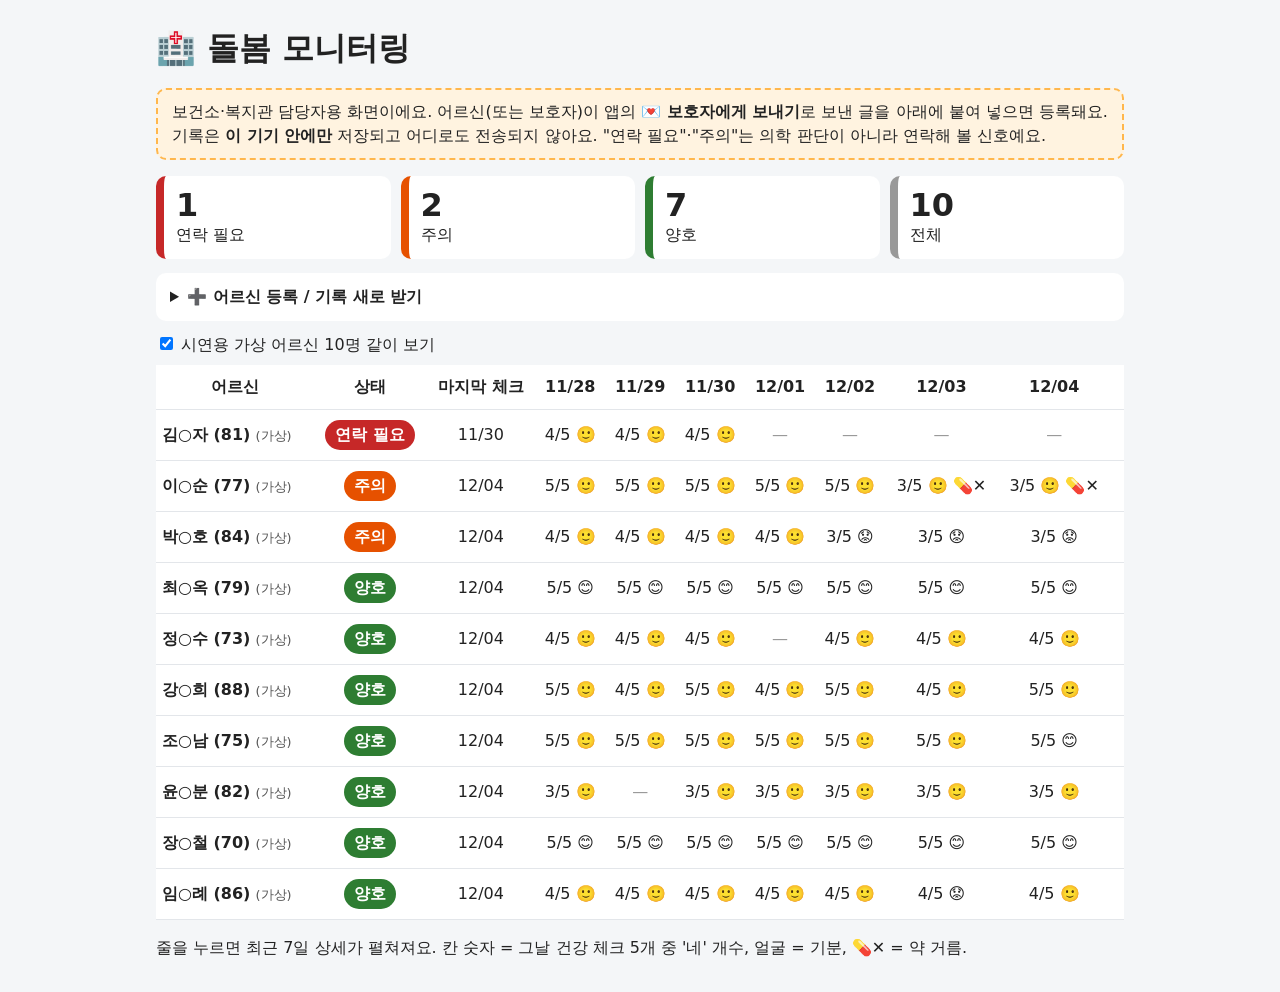
<file: dashboard.html>
<!doctype html>
<html lang="ko">
<head>
  <meta charset="utf-8">
  <meta name="viewport" content="width=device-width, initial-scale=1">
  <title>돌봄 모니터링</title>
  <style>
    * { box-sizing: border-box; }
    body { margin: 0; background: #f4f6f8; color: #222; font-family: system-ui, sans-serif; line-height: 1.5; }
    main { max-width: 1000px; margin: 0 auto; padding: 16px; }
    h1 { margin: 8px 0; }
    .note { background: #fff3e0; border: 2px dashed #ffb74d; padding: 10px 14px; border-radius: 10px; }
    .stats { display: flex; flex-wrap: wrap; gap: 10px; margin: 14px 0; }
    .stat { flex: 1; min-width: 110px; padding: 12px; border-radius: 10px; background: #fff; border-left: 8px solid #999; }
    .stat b { display: block; font-size: 2rem; line-height: 1.1; }
    .stat.contact { border-color: #c62828; } .stat.caution { border-color: #e65100; } .stat.ok { border-color: #2e7d32; }
    details { background: #fff; border-radius: 10px; padding: 12px 14px; margin: 12px 0; }
    summary { cursor: pointer; font-weight: bold; }
    textarea { width: 100%; height: 90px; margin: 8px 0; padding: 8px; font: inherit; }
    button { font: inherit; padding: 8px 14px; border: 0; border-radius: 8px; background: #1565c0; color: #fff; cursor: pointer; }
    button.del { background: #fff; color: #c62828; border: 1px solid #c62828; padding: 2px 8px; }
    button:focus-visible, summary:focus-visible, tr:focus-visible { outline: 3px solid #ff9800; outline-offset: 2px; }
    .wrap { overflow-x: auto; }
    table { width: 100%; border-collapse: collapse; background: #fff; margin-top: 8px; }
    th, td { padding: 10px 6px; border-bottom: 1px solid #e3e6ea; text-align: center; white-space: nowrap; }
    td.name { text-align: left; }
    tbody tr.person { cursor: pointer; }
    tbody tr.person:hover { background: #eef4fb; }
    .tag { display: inline-block; padding: 3px 10px; border-radius: 999px; font-weight: bold; color: #fff; }
    .tag.contact { background: #c62828; } .tag.caution { background: #e65100; } .tag.ok { background: #2e7d32; } .tag.none { background: #757575; }
    .src { font-size: .8rem; color: #555; }
    .miss { color: #999; }
    pre { margin: 0; text-align: left; white-space: pre-wrap; font: inherit; background: #f4f6f8; padding: 10px; border-radius: 8px; }
    #msg { font-weight: bold; }
  </style>
</head>
<body>
<main>
  <h1>🏥 돌봄 모니터링</h1>
  <p class="note">보건소·복지관 담당자용 화면이에요. 어르신(또는 보호자)이 앱의 <b>💌 보호자에게 보내기</b>로 보낸 글을 아래에 붙여 넣으면 등록돼요. 기록은 <b>이 기기 안에만</b> 저장되고 어디로도 전송되지 않아요. "연락 필요"·"주의"는 의학 판단이 아니라 연락해 볼 신호예요.</p>

  <div class="stats">
    <div class="stat contact"><b id="n-contact">0</b>연락 필요</div>
    <div class="stat caution"><b id="n-caution">0</b>주의</div>
    <div class="stat ok"><b id="n-ok">0</b>양호</div>
    <div class="stat"><b id="n-all">0</b>전체</div>
  </div>

  <details id="add-box">
    <summary>➕ 어르신 등록 / 기록 새로 받기</summary>
    <label for="code">받은 글을 통째로 붙여 넣으세요 (돌봄 코드가 들어 있어요). 같은 이름이면 새 기록으로 바뀌어요.</label>
    <textarea id="code" placeholder="[두뇌건강 다마고치] ... BT1.xxxx"></textarea>
    <button id="add">등록</button> <span id="msg" role="status"></span>
  </details>

  <label><input type="checkbox" id="show-demo" checked> 시연용 가상 어르신 10명 같이 보기</label>

  <div class="wrap">
    <table>
      <thead><tr id="head"></tr></thead>
      <tbody id="rows"></tbody>
    </table>
  </div>
  <p>줄을 누르면 최근 7일 상세가 펼쳐져요. 칸 숫자 = 그날 건강 체크 5개 중 '네' 개수, 얼굴 = 기분, 💊✕ = 약 거름.</p>
</main>
<script src="logic.js?v=13"></script>
<script>
  const LIST_KEY = 'brain-care-list'; // { 이름: { days, got(받은 날) } }
  const $ = (id) => document.getElementById(id);
  const read = (key) => { try { return JSON.parse(localStorage.getItem(key)); } catch { return null; } };

  // 이 기기에서 앱을 쓰는 어르신 (같은 주소라 바로 읽힘). 시연용 '하루 넘기기'도 반영
  const local = read('brain-tamagotchi');
  const today = dateKey(new Date(Date.now() + ((local && local.dayOffset) || 0) * 86400000));
  const dates = [6, 5, 4, 3, 2, 1, 0].map((n) => addDays(today, -n));
  const md = (k) => k.slice(5).replace('-', '/');

  // 가상 어르신 10명: f(n일 전) → 그날 기록 (없으면 null)
  const day = (yes, mood = 'ok', med = true) => {
    const ids = Object.keys(HEALTH_LABEL);
    const answers = Object.fromEntries(ids.map((id, i) => [id, i < yes]));
    answers.med = med;
    return { answers, mood };
  };
  const DEMO = [
    ['김○자 (81)', (n) => (n >= 4 ? day(4) : null)], // 4일째 체크 없음
    ['이○순 (77)', (n) => (n <= 1 ? day(4, 'ok', false) : day(5))], // 이틀 연속 약 거름
    ['박○호 (84)', (n) => (n <= 2 ? day(3, 'bad') : day(4))], // 기분 나쁨 3일
    ['최○옥 (79)', (n) => day(5, 'good')],
    ['정○수 (73)', (n) => (n === 3 ? null : day(4))],
    ['강○희 (88)', (n) => day(n % 2 ? 4 : 5, 'ok')],
    ['조○남 (75)', (n) => day(5, n === 0 ? 'good' : 'ok')],
    ['윤○분 (82)', (n) => (n === 5 ? null : day(3))],
    ['장○철 (70)', (n) => day(5, 'good')],
    ['임○례 (86)', (n) => day(4, n === 1 ? 'bad' : 'ok')],
  ].map(([name, f]) => {
    const days = {};
    dates.forEach((d, i) => { const v = f(6 - i); if (v) days[d] = v; });
    return { name, days, src: '가상' };
  });
  const MOOD_FACE = { good: '😊', ok: '🙂', bad: '😟' };
  const RISK_NAME = { contact: '연락 필요', caution: '주의', ok: '양호', none: '기록 없음' };
  const ORDER = { contact: 0, caution: 1, ok: 2, none: 3 };

  $('head').innerHTML = '<th>어르신</th><th>상태</th><th>마지막 체크</th>' + dates.map((d) => `<th>${md(d)}</th>`).join('') + '<th></th>';

  function render() {
    const saved = read(LIST_KEY) || {};
    const people = Object.entries(saved).map(([name, v]) => ({ name, days: v.days, src: `받음 ${md(v.got)}`, saved: true }));
    if (local && local.days) people.push({ name: local.who || '어르신', days: local.days, src: '이 기기' });
    if ($('show-demo').checked) people.push(...DEMO);
    for (const p of people) p.risk = riskLevel(p.days, today);
    people.sort((a, b) => ORDER[a.risk] - ORDER[b.risk]);

    for (const r of ['contact', 'caution', 'ok']) $('n-' + r).textContent = people.filter((p) => p.risk === r).length;
    $('n-all').textContent = people.length;

    const rows = $('rows');
    rows.innerHTML = '';
    for (const p of people) {
      const last = Object.keys(p.days).sort().pop();
      const cells = dates.map((d) => {
        const v = p.days[d];
        if (!v) return '<td class="miss">—</td>';
        const yes = Object.values(v.answers).filter(Boolean).length;
        return `<td>${yes}/5 ${MOOD_FACE[v.mood]}${v.answers.med ? '' : ' 💊✕'}</td>`;
      }).join('');
      const tr = document.createElement('tr');
      tr.className = 'person';
      tr.tabIndex = 0;
      tr.innerHTML = `<td class="name"><b></b> <span class="src"></span></td><td><span class="tag ${p.risk}">${RISK_NAME[p.risk]}</span></td><td>${last ? md(last) : '-'}</td>${cells}<td>${p.saved ? '<button class="del">삭제</button>' : ''}</td>`;
      tr.querySelector('b').textContent = p.name; // 받은 이름은 글자로만 넣음
      tr.querySelector('.src').textContent = `(${p.src})`;

      // 상세 줄: 최근 7일 요약 글
      const detail = document.createElement('tr');
      detail.hidden = true;
      detail.innerHTML = `<td colspan="${dates.length + 4}"><pre></pre></td>`;
      detail.querySelector('pre').textContent = weekSummary(p.days, p.name, today);
      const toggle = () => { detail.hidden = !detail.hidden; };
      tr.onclick = toggle;
      tr.onkeydown = (e) => { if (e.key === 'Enter') toggle(); };

      const del = tr.querySelector('.del');
      if (del) del.onclick = (e) => {
        e.stopPropagation();
        if (!confirm(`${p.name} 기록을 이 화면에서 지울까요?`)) return;
        const list = read(LIST_KEY) || {};
        delete list[p.name];
        localStorage.setItem(LIST_KEY, JSON.stringify(list));
        render();
      };
      rows.append(tr, detail);
    }
  }

  $('add').onclick = () => {
    const got = unpackCode($('code').value);
    if (!got) { $('msg').textContent = '돌봄 코드를 찾지 못했어요. 받은 글을 통째로 붙여 넣어 주세요.'; return; }
    const list = read(LIST_KEY) || {};
    list[got.name] = { days: got.days, got: dateKey(new Date()) };
    try { localStorage.setItem(LIST_KEY, JSON.stringify(list)); } catch { $('msg').textContent = '이 브라우저는 저장이 막혀 있어요.'; return; }
    $('code').value = '';
    $('msg').textContent = `${got.name} 등록됨`;
    render();
  };
  $('show-demo').onchange = render;
  render();
</script>
</body>
</html>
</file>
